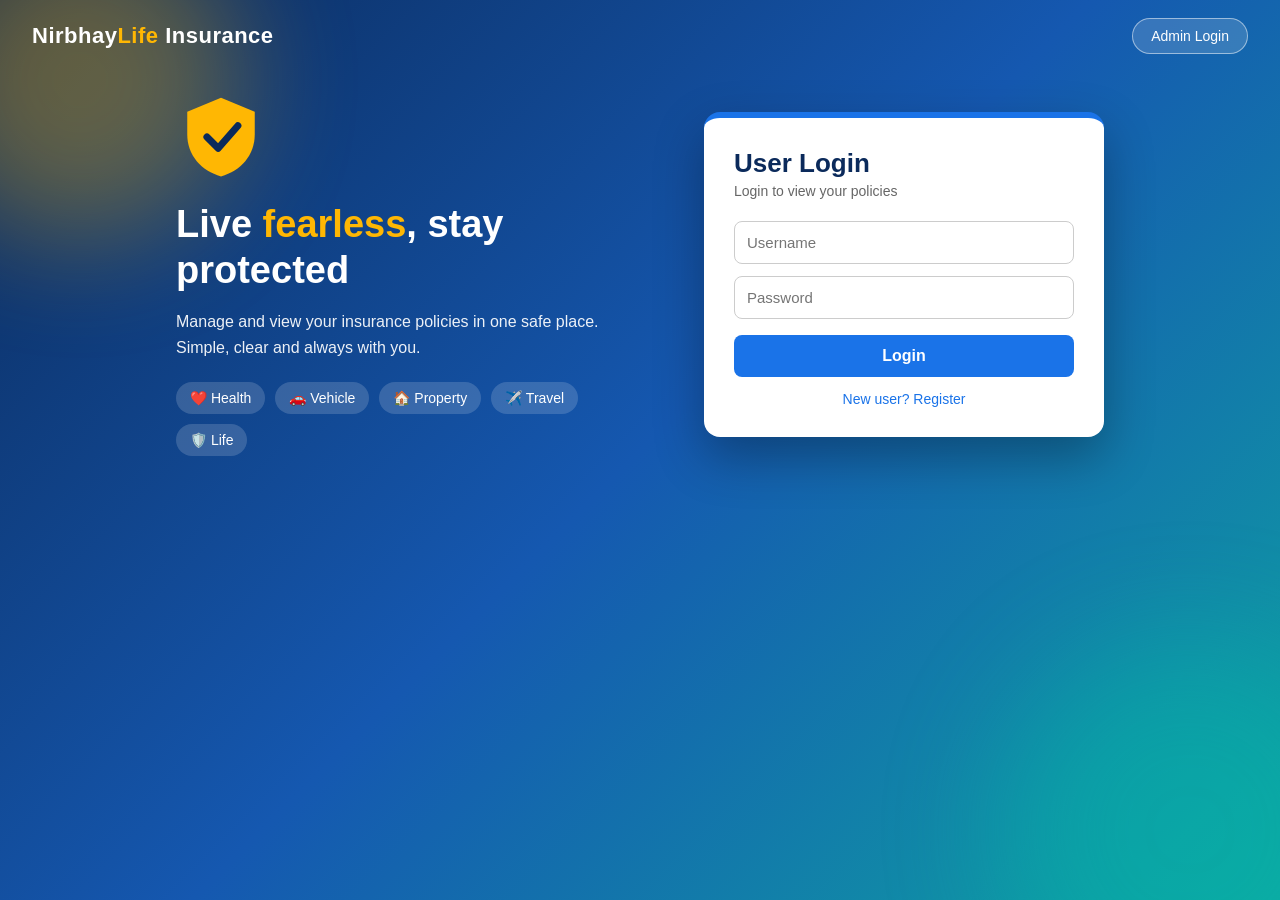
<file: src/main/resources/static/index.html>
<!DOCTYPE html>
<html lang="en">
<head>
  <meta charset="UTF-8">
  <meta name="viewport" content="width=device-width, initial-scale=1">
  <title>NirbhayLife Insurance - Login</title>
  <style>
    * { box-sizing: border-box; margin: 0; }
    body {
      min-height: 100vh;
      font-family: "Segoe UI", Arial, sans-serif;
      color: #fff;
      background: linear-gradient(135deg, #0b2a5b 0%, #1558b0 50%, #0fa3a3 100%);
      position: relative;
      overflow-x: hidden;
    }
    .blob { position: fixed; border-radius: 50%; filter: blur(60px); opacity: .35; z-index: 0; }
    .b1 { width: 320px; height: 320px; background: #ffb703; top: -80px; left: -80px; }
    .b2 { width: 380px; height: 380px; background: #00c2a8; bottom: -120px; right: -100px; }

    .topbar {
      position: relative; z-index: 2;
      display: flex; justify-content: space-between; align-items: center;
      padding: 18px 32px;
    }
    .brand { font-size: 22px; font-weight: 700; letter-spacing: .5px; }
    .brand span { color: #ffb703; }
    .admin-link {
      background: rgba(255,255,255,.15);
      border: 1px solid rgba(255,255,255,.5);
      color: #fff; padding: 9px 18px; border-radius: 24px;
      cursor: pointer; font-size: 14px;
    }
    .admin-link:hover { background: #ffb703; color: #0b2a5b; border-color: #ffb703; }

    .wrap {
      position: relative; z-index: 1;
      display: flex; flex-wrap: wrap; align-items: center; justify-content: center;
      gap: 48px; padding: 20px 32px 60px;
      max-width: 1100px; margin: 0 auto;
    }
    .hero { flex: 1 1 380px; max-width: 480px; }
    .hero h1 { font-size: 38px; line-height: 1.2; margin: 16px 0; }
    .hero h1 span { color: #ffb703; }
    .hero p { opacity: .92; line-height: 1.6; }
    .chips { display: flex; flex-wrap: wrap; gap: 10px; margin-top: 22px; }
    .chip { background: rgba(255,255,255,.16); padding: 8px 14px; border-radius: 20px; font-size: 14px; }

    .login {
      flex: 1 1 340px; max-width: 400px;
      background: #fff; color: #222;
      border-radius: 16px; padding: 30px;
      box-shadow: 0 20px 50px rgba(0,0,0,.3);
      border-top: 6px solid #1a73e8;
    }
    .login.admin { border-top-color: #ffb703; }
    .login h2 { color: #0b2a5b; font-size: 26px; }
    .login .sub { color: #666; font-size: 14px; margin: 4px 0 16px; }
    .login input {
      width: 100%; padding: 12px; margin: 6px 0;
      border: 1px solid #ccc; border-radius: 8px; font-size: 15px;
    }
    .login input:focus { outline: 2px solid #1a73e8; border-color: transparent; }
    .login.admin input:focus { outline-color: #ffb703; }
    .login button {
      width: 100%; padding: 12px; margin-top: 10px;
      border: 0; border-radius: 8px; cursor: pointer;
      font-size: 16px; font-weight: 600;
      background: #1a73e8; color: #fff;
    }
    .login button:hover { background: #1558b0; }
    .login.admin button { background: #ffb703; color: #0b2a5b; }
    .login.admin button:hover { background: #f4a100; }
    .link { color: #1a73e8; cursor: pointer; text-align: center; margin-top: 14px; font-size: 14px; }
    #msg { margin-top: 12px; font-size: 14px; text-align: center; }
    .ok { color: green; }
    .err { color: #d93025; }
    .hidden { display: none; }

    @media (max-width: 600px) {
      .topbar { padding: 14px 16px; }
      .brand { font-size: 18px; }
      .wrap { padding: 10px 16px 40px; gap: 28px; }
      .hero h1 { font-size: 28px; }
    }
  </style>
</head>
<body>
  <div class="blob b1"></div>
  <div class="blob b2"></div>

  <div class="topbar">
    <div class="brand">Nirbhay<span>Life</span> Insurance</div>
    <button class="admin-link" id="adminBtn">Admin Login</button>
  </div>

  <div class="wrap">
    <div class="hero">
      <svg width="90" height="90" viewBox="0 0 64 64" aria-hidden="true">
        <path d="M32 4 8 14v16c0 15 10 26 24 30 14-4 24-15 24-30V14L32 4z" fill="#ffb703"/>
        <path d="M22 32l8 8 14-16" fill="none" stroke="#0b2a5b" stroke-width="5"
              stroke-linecap="round" stroke-linejoin="round"/>
      </svg>
      <h1>Live <span>fearless</span>, stay protected</h1>
      <p>Manage and view your insurance policies in one safe place. Simple, clear and always with you.</p>
      <div class="chips">
        <div class="chip">❤️ Health</div>
        <div class="chip">🚗 Vehicle</div>
        <div class="chip">🏠 Property</div>
        <div class="chip">✈️ Travel</div>
        <div class="chip">🛡️ Life</div>
      </div>
    </div>

    <div class="login" id="card">
      <h2 id="title">User Login</h2>
      <p class="sub" id="subtitle">Login to view your policies</p>
      <input id="username" placeholder="Username" autocomplete="username">
      <input id="password" type="password" placeholder="Password" autocomplete="current-password">
      <input id="email" type="email" placeholder="Email" class="hidden">
      <button id="submitBtn">Login</button>
      <p id="msg"></p>
      <p class="link" id="toggle">New user? Register</p>
    </div>
  </div>

  <script src="app.js"></script>
  <script>
    let mode = 'user';        // 'user' or 'admin'
    let isRegister = false;
    sessionStorage.clear();

    function render() {
      const admin = mode === 'admin';
      $('card').classList.toggle('admin', admin);
      $('title').textContent = admin ? 'Admin Login' : (isRegister ? 'Create Account' : 'User Login');
      $('subtitle').textContent = admin ? 'Authorized staff only'
        : (isRegister ? 'Register to view your policies' : 'Login to view your policies');
      $('email').classList.toggle('hidden', admin || !isRegister);
      $('submitBtn').textContent = admin ? 'Login as Admin' : (isRegister ? 'Register' : 'Login');
      $('toggle').classList.toggle('hidden', admin);
      $('toggle').textContent = isRegister ? 'Already registered? Login' : 'New user? Register';
      $('adminBtn').textContent = admin ? 'User Login' : 'Admin Login';
      $('msg').textContent = '';
    }

    function say(text, ok) {
      $('msg').className = ok ? 'ok' : 'err';
      $('msg').textContent = text;
    }

    $('adminBtn').onclick = () => {
      mode = mode === 'admin' ? 'user' : 'admin';
      isRegister = false;
      render();
    };

    $('toggle').onclick = () => {
      isRegister = !isRegister;
      render();
    };

    ['username', 'password', 'email'].forEach(id => {
      $(id).addEventListener('keydown', e => { if (e.key === 'Enter') $('submitBtn').click(); });
    });

    $('submitBtn').onclick = async () => {
      const username = $('username').value.trim();
      const password = $('password').value;
      if (!username || !password) { say('Enter username and password', false); return; }

      try {
        if (!isRegister) {
          const header = basicHeader(username, password);
          const res = await fetch('/auth/me', { headers: { 'Authorization': header } });
          if (!res.ok) { say('Invalid username or password', false); return; }
          const me = await res.json();

          if (mode === 'admin' && me.role !== 'ADMIN') {
            say('This is not an admin account', false); return;
          }
          if (mode === 'user' && me.role === 'ADMIN') {
            say('Admins: please use Admin Login (top right)', false); return;
          }

          sessionStorage.setItem('auth', header);
          sessionStorage.setItem('me', JSON.stringify(me));
          window.location.href = me.role === 'ADMIN' ? 'admin.html' : 'user.html';
        } else {
          const res = await fetch('/auth/register', {
            method: 'POST',
            headers: { 'Content-Type': 'application/json' },
            body: JSON.stringify({ username, password, email: $('email').value.trim() })
          });
          const text = await res.text();
          if (res.ok) {
            isRegister = false;
            render();
            say('Registered! Now login.', true);
          } else {
            say(res.status === 400 ? 'Invalid input: check all fields' : text, false);
          }
        }
      } catch (e) {
        say('Cannot reach server. Is the app running?', false);
      }
    };

    render();
  </script>
</body>
</html>
</file>
<file: src/main/resources/static/style.css>
* { box-sizing: border-box; }
body {
  margin: 0;
  min-height: 100vh;
  font-family: "Segoe UI", Arial, sans-serif;
  background: linear-gradient(135deg, #0b2a5b 0%, #1558b0 50%, #0fa3a3 100%) fixed;
  padding-bottom: 30px;
}

.topbar { padding: 18px 32px; color: #fff; }
.brand { font-size: 22px; font-weight: 700; letter-spacing: .5px; }
.brand span { color: #ffb703; }

.card {
  background: #fff;
  width: calc(100% - 32px);
  max-width: 1100px;
  margin: 16px auto;
  padding: 24px;
  border-radius: 16px;
  border-top: 6px solid #1a73e8;
  box-shadow: 0 12px 32px rgba(0, 0, 0, .25);
}
body.admin .card { border-top-color: #ffb703; }

h2 { margin: 0; color: #0b2a5b; }
h3 { color: #0b2a5b; margin-top: 0; }

/* form fields with labels */
.field label {
  display: block;
  font-size: 13px;
  font-weight: 600;
  color: #555;
  margin-bottom: 2px;
}
input, select {
  width: 100%;
  padding: 11px;
  margin: 4px 0 8px;
  border: 1px solid #ccc;
  border-radius: 8px;
  font-size: 15px;
  background: #fff;
}
input:focus, select:focus { outline: 2px solid #1a73e8; border-color: transparent; }
body.admin input:focus, body.admin select:focus { outline-color: #ffb703; }

button {
  padding: 10px 16px;
  border: 0;
  border-radius: 8px;
  background: #1a73e8;
  color: #fff;
  cursor: pointer;
  margin: 4px 4px 4px 0;
  font-weight: 600;
}
button:hover { background: #1558b0; }
button.red { background: #d93025; }
button.red:hover { background: #b3261e; }
button.grey { background: #5f6368; }

.hidden { display: none; }
.ok { color: green; }
.err { color: #d93025; }
.empty { color: #666; padding: 12px 0; }

.top { display: flex; justify-content: space-between; align-items: center; flex-wrap: wrap; gap: 8px; }
.grid { display: grid; grid-template-columns: repeat(auto-fit, minmax(220px, 1fr)); gap: 6px 16px; }
.bar { display: flex; flex-wrap: wrap; gap: 8px; align-items: center; margin: 12px 0; }
.bar input, .bar select { width: auto; margin: 0; }

.tabs { display: flex; gap: 8px; margin-top: 12px; }
.tab { background: #e8f0fe; color: #0b2a5b; }
.tab:hover { background: #d2e3fc; }
.tab.active { background: #1a73e8; color: #fff; }
body.admin .tab.active { background: #ffb703; color: #0b2a5b; }

/* tables */
.table-wrap { overflow-x: auto; margin-top: 8px; }
table { width: 100%; min-width: 720px; border-collapse: collapse; }
th, td {
  padding: 12px 18px;
  text-align: left;
  white-space: nowrap;
  border-bottom: 1px solid #e3e3e3;
}
th { background: #e8f0fe; color: #0b2a5b; font-size: 14px; }
tbody tr:hover { background: #f6f9ff; }
td button { padding: 6px 14px; margin: 0 8px 0 0; }

@media (max-width: 600px) {
  .topbar { padding: 14px 16px; }
  .brand { font-size: 18px; }
  .card { padding: 16px; }
}
</file>
